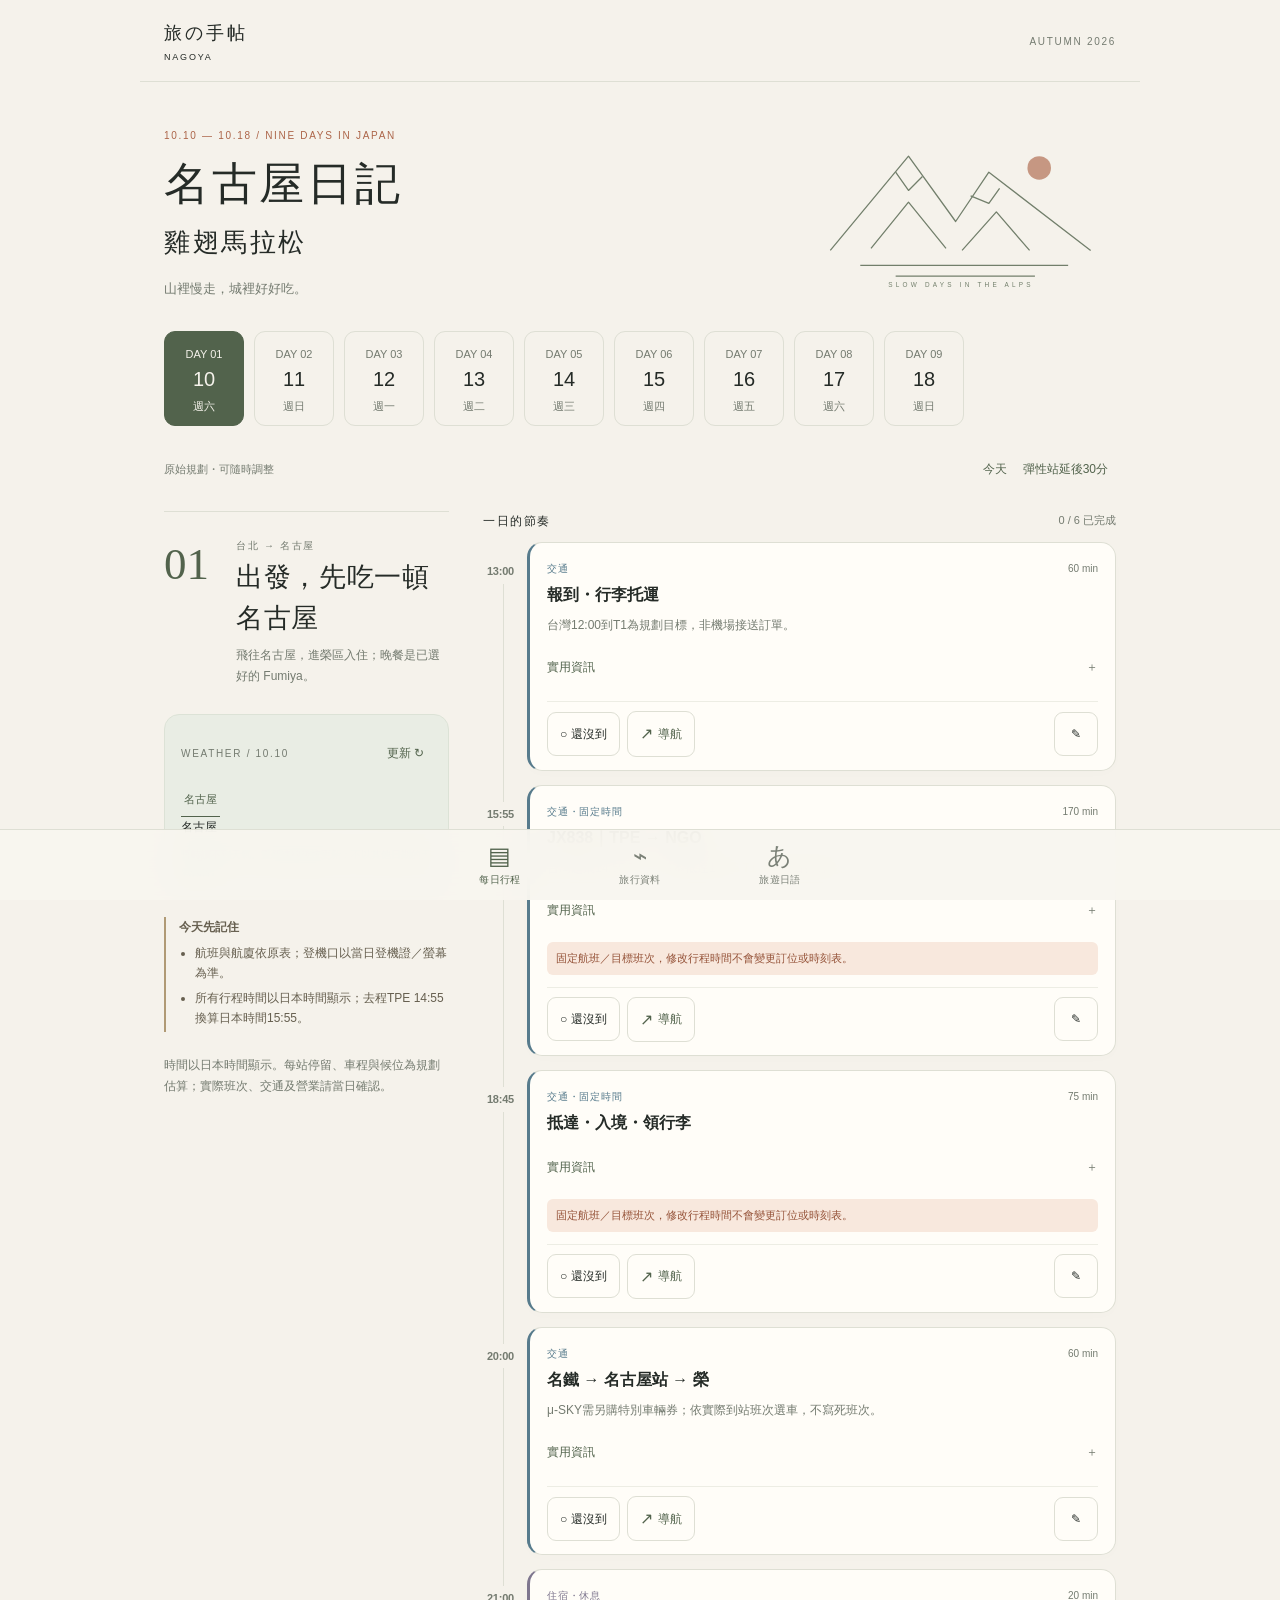
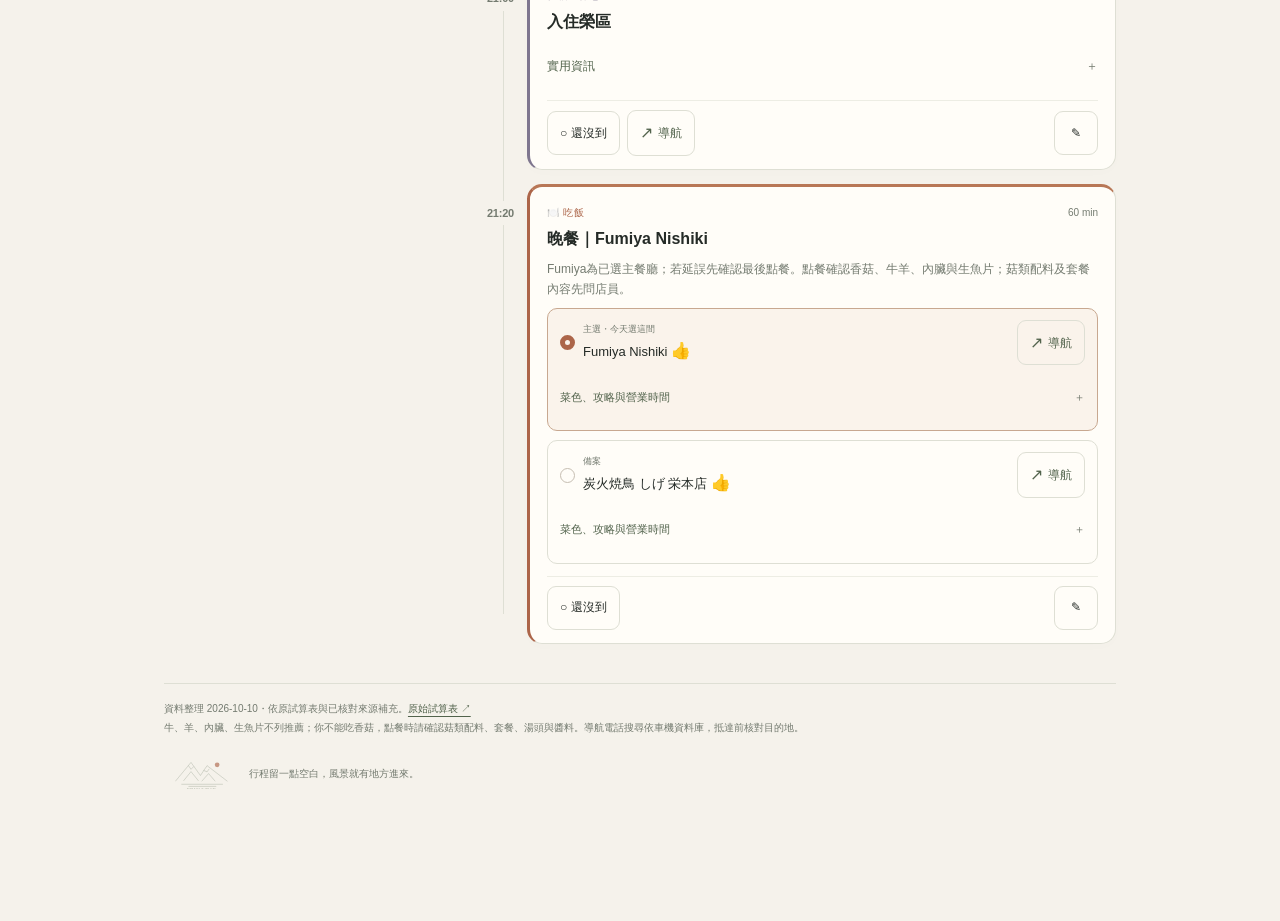
<file: index.html>
<!doctype html>
<html lang="zh-Hant">
<head>
  <meta charset="utf-8">
  <meta name="viewport" content="width=device-width, initial-scale=1, viewport-fit=cover">
  <meta name="theme-color" content="#f5f2eb">
  <meta name="apple-mobile-web-app-capable" content="yes">
  <meta name="apple-mobile-web-app-status-bar-style" content="default">
  <meta name="apple-mobile-web-app-title" content="名古屋日記">
  <meta name="description" content="九天名古屋、飛驒與上高地旅行手帳。每天的散步、吃飯與路線，都留一點彈性。">
  <title>名古屋日記｜雞翅馬拉松</title>
  <link rel="manifest" href="./manifest.webmanifest">
  <link rel="apple-touch-icon" href="./apple-touch-icon.png">
  <link rel="icon" href="./icon.svg" type="image/svg+xml">
  <link rel="stylesheet" href="./style.css">
  <script defer src="./app.js"></script>
  <script defer src="./ui-details.js"></script>
</head>
<body>
  <header class="masthead">
    <a class="wordmark" href="./" aria-label="回到行程">旅の手帖 <span>NAGOYA</span></a>
    <span class="edition">AUTUMN 2026</span>
  </header>
  <main id="app" aria-live="polite"><p class="loading">正在打開你的旅行手帳⋯</p></main>
  <nav class="bottom-nav" aria-label="主要頁面">
    <button data-tab="days" class="active"><span class="nav-icon" aria-hidden="true">▤</span>每日行程</button>
    <button data-tab="info"><span class="nav-icon" aria-hidden="true">⌁</span>旅行資料</button>
    <button data-tab="phrases"><span class="nav-icon" aria-hidden="true">あ</span>旅遊日語</button>
  </nav>
  <dialog id="editor" aria-labelledby="editorTitle">
    <form id="editForm">
      <div class="dialog-heading"><div><span class="eyebrow">MAKE ROOM FOR TODAY</span><h2 id="editorTitle">調整這一站</h2></div><button type="button" class="close" data-action="close" aria-label="關閉">×</button></div>
      <p id="editTitle" class="edit-title"></p>
      <div class="field-grid"><label>日期<select name="date" required></select></label><label>日本時間<input type="time" name="time" required></label></div>
      <div class="field-grid"><label>停留／移動分鐘<input type="number" name="duration" min="0" max="1440" required></label><label>狀態<select name="status"><option value="pending">還沒到</option><option value="done">已完成</option><option value="skipped">今天跳過</option></select></label></div>
      <label>給自己的備註<textarea name="note" rows="3" maxlength="3000"></textarea></label>
      <p class="fine">只存於這台裝置，不會更動 Google 試算表。固定班次改了時間，也要自行確認是否有對應班次。</p>
      <button class="solid full" type="submit">儲存調整</button>
    </form>
  </dialog>
  <dialog id="routeDialog" aria-labelledby="routeTitle"><div class="dialog-heading"><div><span class="eyebrow">KAMIKOCHI / 10.14</span><h2 id="routeTitle">上高地步行路線</h2></div><button type="button" class="close" data-action="close-route" aria-label="關閉步行路線">×</button></div><div id="routeContent"></div></dialog>
  <div id="toast" role="status" aria-live="polite"></div>
  <input id="importFile" type="file" accept="application/json,.json" hidden>
</body>
</html>
</file>
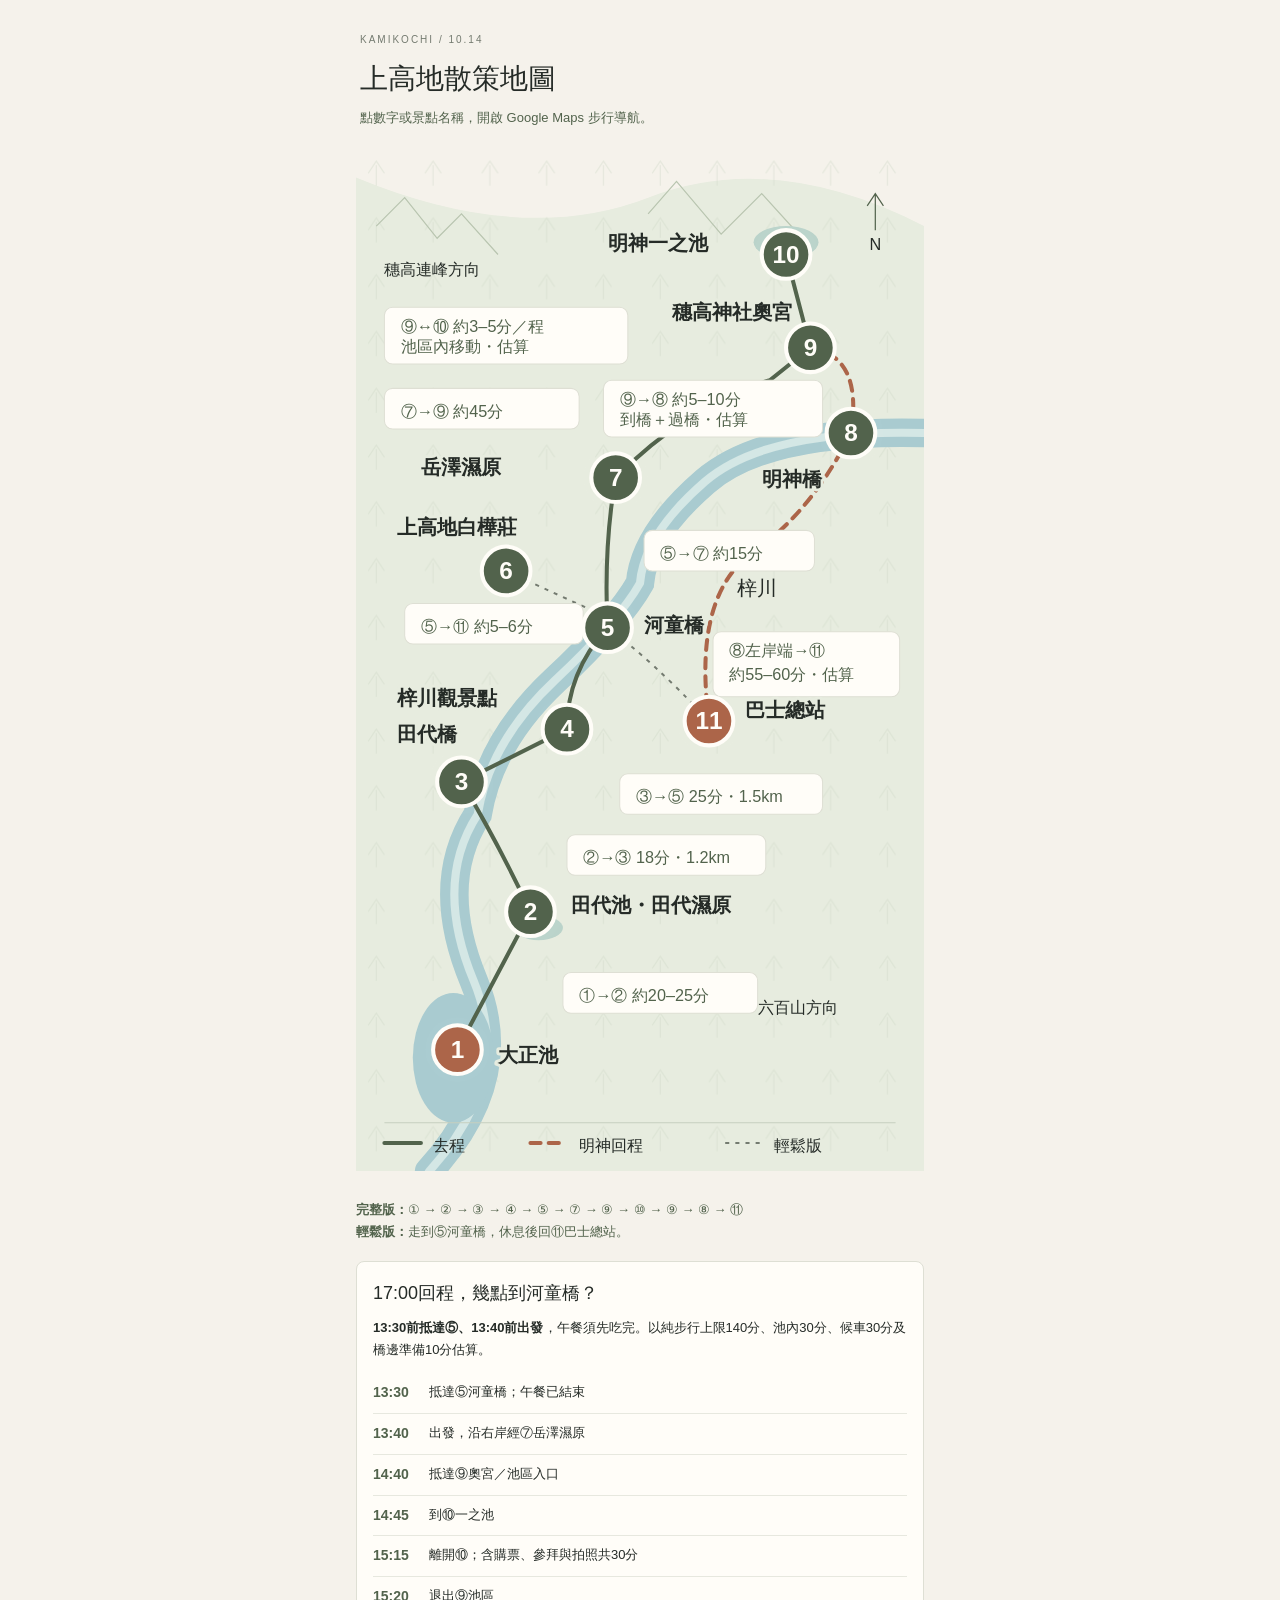
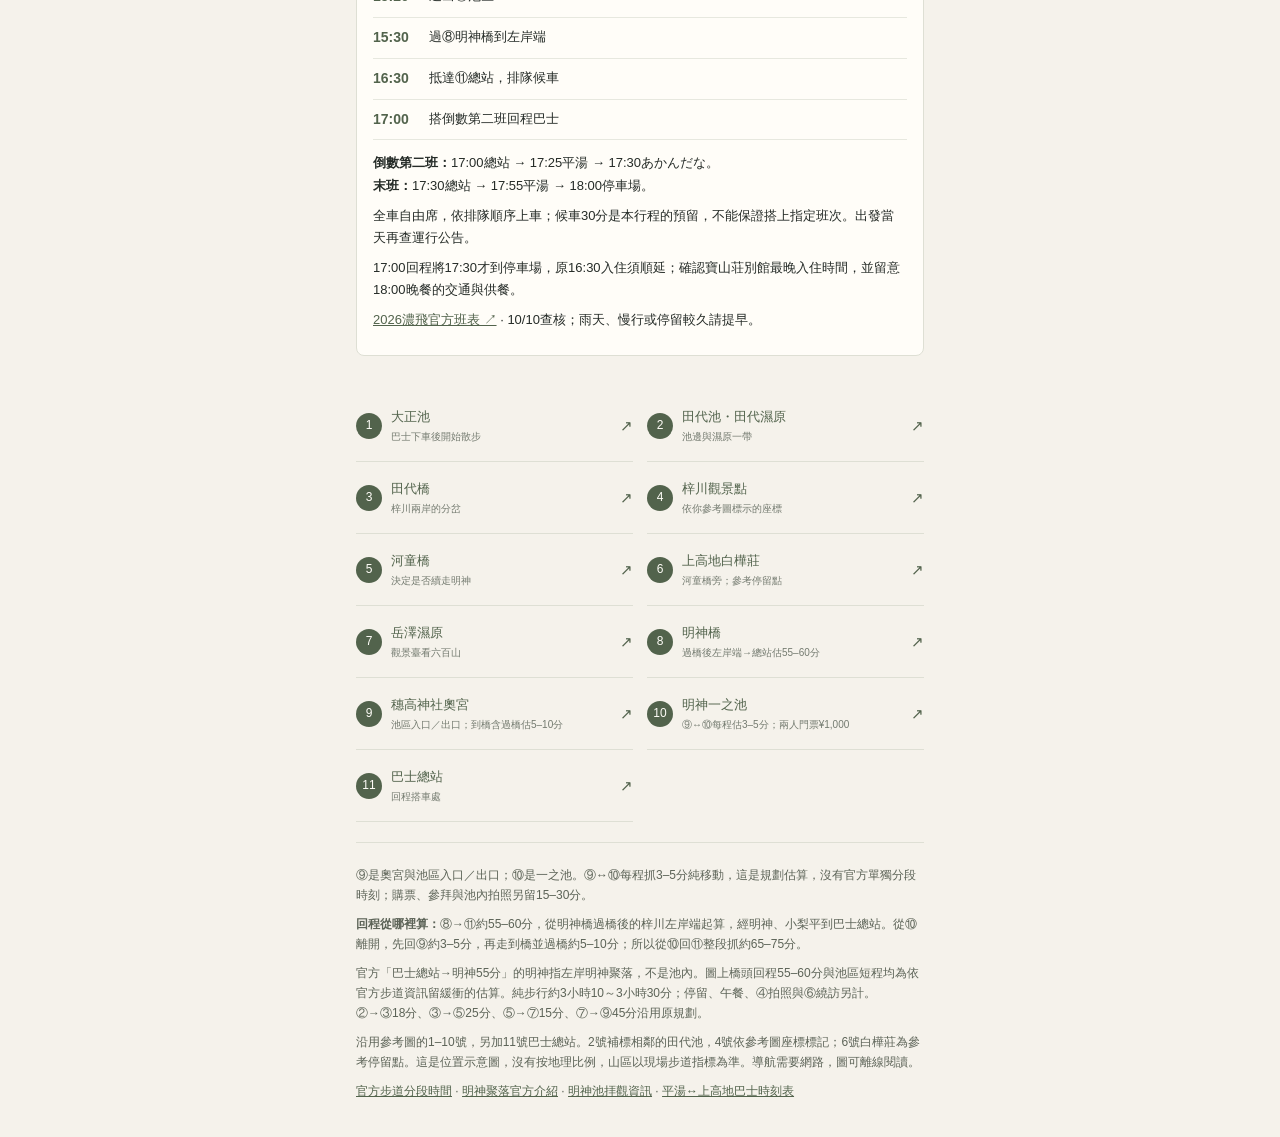
<file: kamikochi-walk-map.html>
<!doctype html><html lang="zh-Hant"><head><meta charset="utf-8"><meta name="viewport" content="width=device-width,initial-scale=1"><title>上高地散策地圖・點景點導航</title><style>
:root{color:#252b27;background:#f5f2eb;font-family:-apple-system,BlinkMacSystemFont,"PingFang TC",sans-serif;line-height:1.7}*{box-sizing:border-box}body{margin:0}main{max-width:600px;margin:auto;padding:20px 16px 28px}header{padding:4px 4px 16px}.eyebrow{font-size:10px;letter-spacing:.2em;color:#747b70}h1{font-family:"Iowan Old Style","Songti TC",serif;font-size:28px;font-weight:400;margin:4px 0}header p{font-size:13px;margin:4px 0;color:#52634c}.map-frame{border:1px solid #dedfd4;border-radius:8px;overflow:hidden}svg{display:block;width:100%;height:auto}svg text{font-family:-apple-system,BlinkMacSystemFont,"PingFang TC",sans-serif;fill:#252b27}.number{fill:#fffdf8;font-weight:600;pointer-events:none}.outbound{fill:none;stroke:#52634c;stroke-width:4;stroke-linecap:round}.return{fill:none;stroke:#ac6549;stroke-width:4;stroke-linecap:round;stroke-dasharray:10 8}.shortcut,.side-stop{fill:none;stroke:#747b70;stroke-width:2;stroke-dasharray:4 6}.time-label rect{fill:#fffdf8;stroke:#dedfd4;stroke-width:1}.time-label text{font-size:16px;fill:#52634c}.map-pin{cursor:pointer}.map-pin:focus-visible circle,.map-pin:hover circle{stroke:#978341;stroke-width:4}.place-name{paint-order:stroke;stroke:#e7ecdf;stroke-width:6;stroke-linejoin:round}a{color:#52634c;text-decoration:none}a:focus-visible{outline:2px solid #ac6549;outline-offset:3px}.points{display:grid;grid-template-columns:1fr 1fr;gap:0 14px;padding-top:18px}.point-row{display:flex;align-items:center;gap:9px;min-height:72px;border-bottom:1px solid #dedfd4;padding:12px 0;font-size:13px}.point-row b{font-weight:500}.point-row small{display:block;font-size:10px;color:#747b70}.list-number{background:#52634c;color:#fffdf8;width:26px;height:26px;flex-shrink:0;display:grid;place-items:center;border-radius:50%;font-size:12px}.go{margin-left:auto;font-size:15px}.notes{border-top:1px solid #dedfd4;margin-top:20px;padding-top:14px;font-size:12px;color:#5c6357}.notes p{margin:8px 0}.notes a{text-decoration:underline}.walk-order{font-size:13px;color:#52634c;padding:15px 0 2px}.walk-order b{font-weight:600} @media(max-width:359px){main{padding:16px 10px}.points{grid-template-columns:1fr}.point-row{min-height:60px}}@media print{main{max-width:600px;padding:0}.points,.notes{break-inside:avoid}} 
.bus-plan{border:1px solid #dedfd4;background:#fffdf8;border-radius:8px;margin:16px 0;padding:16px;font-size:13px}.bus-plan h2{font-size:18px;font-weight:500;margin:0 0 8px}.bus-plan p{margin:8px 0}.bus-plan ol{list-style:none;padding:0;margin:12px 0}.bus-plan li{display:flex;gap:12px;border-bottom:1px solid #e7e8df;padding:8px 0}.bus-plan li b{font-size:14px;flex:0 0 44px;color:#52634c}.bus-plan a{text-decoration:underline}</style></head><body><main><header><span class="eyebrow">KAMIKOCHI / 10.14</span><h1>上高地散策地圖</h1><p>點數字或景點名稱，開啟 Google Maps 步行導航。</p></header><svg xmlns="http://www.w3.org/2000/svg" viewBox="0 0 560 1008" role="img" aria-labelledby="walk-map-title walk-map-desc">
<title id="walk-map-title">上高地散策地圖，可點數字景點導航</title>
<desc id="walk-map-desc">沿梓川從大正池走到明神池，參觀後退出池區、過明神橋回巴士總站。9號池區入口與10號一之池每程估3到5分鐘，9號到8號含過橋估5到10分鐘，8號過橋後的左岸端到11號總站估55到60分鐘。11個數字地點可點擊導航，圖示非地理比例。</desc>
<defs><pattern id="walk-map-woods" width="56" height="56" patternUnits="userSpaceOnUse"><path d="M12 24l8-12 8 12m-8-8v20" fill="none" stroke="#ccd6c6" stroke-width="1.2" opacity=".4"/></pattern></defs>
<rect width="560" height="1008" fill="#f5f2eb"/>
<path d="M0 28 Q164 96 288 48 T560 76V1008H0Z" fill="#e7ecdf"/>
<rect width="560" height="1008" fill="url(#walk-map-woods)"/>
<g fill="none" stroke="#b9c5b0" stroke-width="1.2"><path d="M20 76l28-28 32 40 24-24 36 40m148-40 28-32 44 52 40-40 40 44"/></g>
<text x="28" y="124" font-size="16" fill="#747b70">穗高連峰方向</text>
<g transform="translate(512 40)" fill="none" stroke="#52634c" stroke-width="1.2"><path d="M0 40V4m-8 12L0 4l8 12"/><text x="0" y="60" text-anchor="middle" font-size="16" fill="#52634c" stroke="none">N</text></g>
<!-- 地理示意曲線呈现梓川與步道，沿用參考圖的河谷布局。 -->
<path d="M72 1008 Q156 916 116 820 T120 656 Q132 584 196 524 T280 428 Q284 380 344 328 T560 280" fill="none" stroke="#a9cbd0" stroke-width="28" stroke-linecap="round"/>
<path d="M72 1008 Q156 916 116 820 T120 656 Q132 584 196 524 T280 428 Q284 380 344 328 T560 280" fill="none" stroke="#d4e7e5" stroke-width="8" stroke-linecap="round"/>
<ellipse cx="96" cy="896" rx="40" ry="64" fill="#a9cbd0"/>
<ellipse cx="180" cy="768" rx="24" ry="12" fill="#bad3ca"/>
<ellipse cx="424" cy="92" rx="32" ry="16" fill="#bad3ca"/>
<text x="376" y="440" font-size="20" fill="#577b8c">梓川</text>
<text x="396" y="852" font-size="16" fill="#747b70">六百山方向</text>
<path d="M100 888 Q132 828 172 752 Q140 684 104 624 L208 572 Q208 516 248 472 Q244 392 256 324 Q328 252 408 228 L448 196 L424 104" class="outbound"/>
<path d="M448 196 Q500 204 488 280 Q448 360 388 400 Q332 444 348 564" class="return"/>
<path d="M248 472 Q292 504 348 564" class="shortcut"/>
<path d="M244 460 Q200 440 148 416" class="side-stop"/>
<g class="time-label"><rect x="204" y="812" width="192" height="40" rx="8"/><text x="220" y="840">①→② 約20–25分</text>
<rect x="208" y="676" width="196" height="40" rx="8"/><text x="224" y="704">②→③ 18分・1.2km</text>
<rect x="260" y="616" width="200" height="40" rx="8"/><text x="276" y="644">③→⑤ 25分・1.5km</text>
<rect x="284" y="376" width="168" height="40" rx="8"/><text x="300" y="404">⑤→⑦ 約15分</text>
<rect x="28" y="236" width="192" height="40" rx="8"/><text x="44" y="264">⑦→⑨ 約45分</text>
<rect x="28" y="156" width="240" height="56" rx="8"/><text x="44" y="180">⑨↔⑩ 約3–5分／程</text><text x="44" y="200">池區內移動・估算</text>
<rect x="244" y="228" width="216" height="56" rx="8"/><text x="260" y="252">⑨→⑧ 約5–10分</text><text x="260" y="272">到橋＋過橋・估算</text>
<rect x="352" y="476" width="184" height="64" rx="8"/><text x="368" y="500">⑧左岸端→⑪</text><text x="368" y="524">約55–60分・估算</text>
<rect x="48" y="448" width="176" height="40" rx="8"/><text x="64" y="476">⑤→⑪ 約5–6分</text></g>
<a href="https://www.google.com/maps/dir/?api=1&amp;destination=%E4%B8%8A%E9%AB%98%E5%9C%B0+%E5%A4%A7%E6%AD%A3%E6%B1%A0&amp;travelmode=walking" target="_blank" rel="noopener" aria-label="1 大正池，開啟Google Maps步行導航" class="map-pin" data-point="1"><title>1 大正池，開啟Google Maps步行導航</title><circle cx="100" cy="888" r="32" fill="#fffdf8" fill-opacity="0.01"/><circle cx="100" cy="888" r="24" fill="#ac6549" stroke="#fffdf8" stroke-width="4"/><text x="100" y="896" class="number" font-size="24" text-anchor="middle">1</text><text x="140" y="900" font-size="20" font-weight="600" class="place-name">大正池</text></a>
<a href="https://www.google.com/maps/dir/?api=1&amp;destination=%E4%B8%8A%E9%AB%98%E5%9C%B0+%E7%94%B0%E4%BB%A3%E6%B1%A0&amp;travelmode=walking" target="_blank" rel="noopener" aria-label="2 田代池・田代濕原，開啟Google Maps步行導航" class="map-pin" data-point="2"><title>2 田代池・田代濕原，開啟Google Maps步行導航</title><circle cx="172" cy="752" r="32" fill="#fffdf8" fill-opacity="0.01"/><circle cx="172" cy="752" r="24" fill="#52634c" stroke="#fffdf8" stroke-width="4"/><text x="172" y="760" class="number" font-size="24" text-anchor="middle">2</text><text x="212" y="752" font-size="20" font-weight="600" class="place-name">田代池・田代濕原</text></a>
<a href="https://www.google.com/maps/dir/?api=1&amp;destination=%E4%B8%8A%E9%AB%98%E5%9C%B0+%E7%94%B0%E4%BB%A3%E6%A9%8B&amp;travelmode=walking" target="_blank" rel="noopener" aria-label="3 田代橋，開啟Google Maps步行導航" class="map-pin" data-point="3"><title>3 田代橋，開啟Google Maps步行導航</title><circle cx="104" cy="624" r="32" fill="#fffdf8" fill-opacity="0.01"/><circle cx="104" cy="624" r="24" fill="#52634c" stroke="#fffdf8" stroke-width="4"/><text x="104" y="632" class="number" font-size="24" text-anchor="middle">3</text><text x="40" y="584" font-size="20" font-weight="600" class="place-name">田代橋</text></a>
<a href="https://www.google.com/maps/dir/?api=1&amp;destination=36.2448483059795%2C137.6291163638234&amp;travelmode=walking" target="_blank" rel="noopener" aria-label="4 梓川觀景點，開啟Google Maps步行導航" class="map-pin" data-point="4"><title>4 梓川觀景點，開啟Google Maps步行導航</title><circle cx="208" cy="572" r="32" fill="#fffdf8" fill-opacity="0.01"/><circle cx="208" cy="572" r="24" fill="#52634c" stroke="#fffdf8" stroke-width="4"/><text x="208" y="580" class="number" font-size="24" text-anchor="middle">4</text><text x="40" y="548" font-size="20" font-weight="600" class="place-name">梓川觀景點</text></a>
<a href="https://www.google.com/maps/dir/?api=1&amp;destination=%E4%B8%8A%E9%AB%98%E5%9C%B0+%E6%B2%B3%E7%AB%A5%E6%A9%8B&amp;travelmode=walking" target="_blank" rel="noopener" aria-label="5 河童橋，開啟Google Maps步行導航" class="map-pin" data-point="5"><title>5 河童橋，開啟Google Maps步行導航</title><circle cx="248" cy="472" r="32" fill="#fffdf8" fill-opacity="0.01"/><circle cx="248" cy="472" r="24" fill="#52634c" stroke="#fffdf8" stroke-width="4"/><text x="248" y="480" class="number" font-size="24" text-anchor="middle">5</text><text x="284" y="476" font-size="20" font-weight="600" class="place-name">河童橋</text></a>
<a href="https://www.google.com/maps/dir/?api=1&amp;destination=%E4%B8%8A%E9%AB%98%E5%9C%B0%E3%83%9B%E3%83%86%E3%83%AB%E7%99%BD%E6%A8%BA%E8%8D%98&amp;travelmode=walking" target="_blank" rel="noopener" aria-label="6 上高地白樺莊，開啟Google Maps步行導航" class="map-pin" data-point="6"><title>6 上高地白樺莊，開啟Google Maps步行導航</title><circle cx="148" cy="416" r="32" fill="#fffdf8" fill-opacity="0.01"/><circle cx="148" cy="416" r="24" fill="#52634c" stroke="#fffdf8" stroke-width="4"/><text x="148" y="424" class="number" font-size="24" text-anchor="middle">6</text><text x="40" y="380" font-size="20" font-weight="600" class="place-name">上高地白樺莊</text></a>
<a href="https://www.google.com/maps/dir/?api=1&amp;destination=%E4%B8%8A%E9%AB%98%E5%9C%B0+%E5%B2%B3%E6%B2%A2%E6%B9%BF%E5%8E%9F&amp;travelmode=walking" target="_blank" rel="noopener" aria-label="7 岳澤濕原，開啟Google Maps步行導航" class="map-pin" data-point="7"><title>7 岳澤濕原，開啟Google Maps步行導航</title><circle cx="256" cy="324" r="32" fill="#fffdf8" fill-opacity="0.01"/><circle cx="256" cy="324" r="24" fill="#52634c" stroke="#fffdf8" stroke-width="4"/><text x="256" y="332" class="number" font-size="24" text-anchor="middle">7</text><text x="64" y="320" font-size="20" font-weight="600" class="place-name">岳澤濕原</text></a>
<a href="https://www.google.com/maps/dir/?api=1&amp;destination=%E4%B8%8A%E9%AB%98%E5%9C%B0+%E6%98%8E%E7%A5%9E%E6%A9%8B&amp;travelmode=walking" target="_blank" rel="noopener" aria-label="8 明神橋，開啟Google Maps步行導航" class="map-pin" data-point="8"><title>8 明神橋，開啟Google Maps步行導航</title><circle cx="488" cy="280" r="32" fill="#fffdf8" fill-opacity="0.01"/><circle cx="488" cy="280" r="24" fill="#52634c" stroke="#fffdf8" stroke-width="4"/><text x="488" y="288" class="number" font-size="24" text-anchor="middle">8</text><text x="400" y="332" font-size="20" font-weight="600" class="place-name">明神橋</text></a>
<a href="https://www.google.com/maps/dir/?api=1&amp;destination=%E4%B8%8A%E9%AB%98%E5%9C%B0+%E7%A9%82%E9%AB%98%E7%A5%9E%E7%A4%BE%E5%A5%A5%E5%AE%AE&amp;travelmode=walking" target="_blank" rel="noopener" aria-label="9 穗高神社奧宮，開啟Google Maps步行導航" class="map-pin" data-point="9"><title>9 穗高神社奧宮，開啟Google Maps步行導航</title><circle cx="448" cy="196" r="32" fill="#fffdf8" fill-opacity="0.01"/><circle cx="448" cy="196" r="24" fill="#52634c" stroke="#fffdf8" stroke-width="4"/><text x="448" y="204" class="number" font-size="24" text-anchor="middle">9</text><text x="312" y="168" font-size="20" font-weight="600" class="place-name">穗高神社奧宮</text></a>
<a href="https://www.google.com/maps/dir/?api=1&amp;destination=%E4%B8%8A%E9%AB%98%E5%9C%B0+%E6%98%8E%E7%A5%9E%E6%B1%A0+%E4%B8%80%E4%B9%8B%E6%B1%A0&amp;travelmode=walking" target="_blank" rel="noopener" aria-label="10 明神一之池，開啟Google Maps步行導航" class="map-pin" data-point="10"><title>10 明神一之池，開啟Google Maps步行導航</title><circle cx="424" cy="104" r="32" fill="#fffdf8" fill-opacity="0.01"/><circle cx="424" cy="104" r="24" fill="#52634c" stroke="#fffdf8" stroke-width="4"/><text x="424" y="112" class="number" font-size="24" text-anchor="middle">10</text><text x="248" y="100" font-size="20" font-weight="600" class="place-name">明神一之池</text></a>
<a href="https://www.google.com/maps/dir/?api=1&amp;destination=%E4%B8%8A%E9%AB%98%E5%9C%B0+%E3%83%90%E3%82%B9%E3%82%BF%E3%83%BC%E3%83%9F%E3%83%8A%E3%83%AB&amp;travelmode=walking" target="_blank" rel="noopener" aria-label="11 巴士總站，開啟Google Maps步行導航" class="map-pin" data-point="11"><title>11 巴士總站，開啟Google Maps步行導航</title><circle cx="348" cy="564" r="32" fill="#fffdf8" fill-opacity="0.01"/><circle cx="348" cy="564" r="24" fill="#ac6549" stroke="#fffdf8" stroke-width="4"/><text x="348" y="572" class="number" font-size="24" text-anchor="middle">11</text><text x="384" y="560" font-size="20" font-weight="600" class="place-name">巴士總站</text></a>
<line x1="28" y1="960" x2="532" y2="960" stroke="#c6cfbf"/>
<path d="M28 980H64" class="outbound"/><text x="76" y="988" font-size="16">去程</text><path d="M172 980H208" class="return"/><text x="220" y="988" font-size="16">明神回程</text><path d="M364 980H400" class="shortcut"/><text x="412" y="988" font-size="16">輕鬆版</text>
</svg>
<p class="walk-order"><b>完整版：</b>① → ② → ③ → ④ → ⑤ → ⑦ → ⑨ → ⑩ → ⑨ → ⑧ → ⑪<br><b>輕鬆版：</b>走到⑤河童橋，休息後回⑪巴士總站。</p><section class="bus-plan" aria-label="倒數第二班回程時間"><h2>17:00回程，幾點到河童橋？</h2><p><b>13:30前抵達⑤、13:40前出發</b>，午餐須先吃完。以純步行上限140分、池內30分、候車30分及橋邊準備10分估算。</p><ol><li><b>13:30</b><span>抵達⑤河童橋；午餐已結束</span></li><li><b>13:40</b><span>出發，沿右岸經⑦岳澤濕原</span></li><li><b>14:40</b><span>抵達⑨奧宮／池區入口</span></li><li><b>14:45</b><span>到⑩一之池</span></li><li><b>15:15</b><span>離開⑩；含購票、參拜與拍照共30分</span></li><li><b>15:20</b><span>退出⑨池區</span></li><li><b>15:30</b><span>過⑧明神橋到左岸端</span></li><li><b>16:30</b><span>抵達⑪總站，排隊候車</span></li><li><b>17:00</b><span>搭倒數第二班回程巴士</span></li></ol><p><b>倒數第二班：</b>17:00總站 → 17:25平湯 → 17:30あかんだな。<br><b>末班：</b>17:30總站 → 17:55平湯 → 18:00停車場。</p><p>全車自由席，依排隊順序上車；候車30分是本行程的預留，不能保證搭上指定班次。出發當天再查運行公告。</p><p>17:00回程將17:30才到停車場，原16:30入住須順延；確認寶山荘別館最晚入住時間，並留意18:00晚餐的交通與供餐。</p><p><a href="https://www.nouhibus.co.jp/route_bus/kamikochi-line/" target="_blank" rel="noopener">2026濃飛官方班表 ↗</a> · 10/10查核；雨天、慢行或停留較久請提早。</p></section><section class="points" aria-label="數字景點導航"><a class="point-row" href="https://www.google.com/maps/dir/?api=1&amp;destination=%E4%B8%8A%E9%AB%98%E5%9C%B0+%E5%A4%A7%E6%AD%A3%E6%B1%A0&amp;travelmode=walking" target="_blank" rel="noopener"><span class="list-number">1</span><span><b>大正池</b><small>巴士下車後開始散步</small></span><span class="go" aria-hidden="true">↗</span></a><a class="point-row" href="https://www.google.com/maps/dir/?api=1&amp;destination=%E4%B8%8A%E9%AB%98%E5%9C%B0+%E7%94%B0%E4%BB%A3%E6%B1%A0&amp;travelmode=walking" target="_blank" rel="noopener"><span class="list-number">2</span><span><b>田代池・田代濕原</b><small>池邊與濕原一帶</small></span><span class="go" aria-hidden="true">↗</span></a><a class="point-row" href="https://www.google.com/maps/dir/?api=1&amp;destination=%E4%B8%8A%E9%AB%98%E5%9C%B0+%E7%94%B0%E4%BB%A3%E6%A9%8B&amp;travelmode=walking" target="_blank" rel="noopener"><span class="list-number">3</span><span><b>田代橋</b><small>梓川兩岸的分岔</small></span><span class="go" aria-hidden="true">↗</span></a><a class="point-row" href="https://www.google.com/maps/dir/?api=1&amp;destination=36.2448483059795%2C137.6291163638234&amp;travelmode=walking" target="_blank" rel="noopener"><span class="list-number">4</span><span><b>梓川觀景點</b><small>依你參考圖標示的座標</small></span><span class="go" aria-hidden="true">↗</span></a><a class="point-row" href="https://www.google.com/maps/dir/?api=1&amp;destination=%E4%B8%8A%E9%AB%98%E5%9C%B0+%E6%B2%B3%E7%AB%A5%E6%A9%8B&amp;travelmode=walking" target="_blank" rel="noopener"><span class="list-number">5</span><span><b>河童橋</b><small>決定是否續走明神</small></span><span class="go" aria-hidden="true">↗</span></a><a class="point-row" href="https://www.google.com/maps/dir/?api=1&amp;destination=%E4%B8%8A%E9%AB%98%E5%9C%B0%E3%83%9B%E3%83%86%E3%83%AB%E7%99%BD%E6%A8%BA%E8%8D%98&amp;travelmode=walking" target="_blank" rel="noopener"><span class="list-number">6</span><span><b>上高地白樺莊</b><small>河童橋旁；參考停留點</small></span><span class="go" aria-hidden="true">↗</span></a><a class="point-row" href="https://www.google.com/maps/dir/?api=1&amp;destination=%E4%B8%8A%E9%AB%98%E5%9C%B0+%E5%B2%B3%E6%B2%A2%E6%B9%BF%E5%8E%9F&amp;travelmode=walking" target="_blank" rel="noopener"><span class="list-number">7</span><span><b>岳澤濕原</b><small>觀景臺看六百山</small></span><span class="go" aria-hidden="true">↗</span></a><a class="point-row" href="https://www.google.com/maps/dir/?api=1&amp;destination=%E4%B8%8A%E9%AB%98%E5%9C%B0+%E6%98%8E%E7%A5%9E%E6%A9%8B&amp;travelmode=walking" target="_blank" rel="noopener"><span class="list-number">8</span><span><b>明神橋</b><small>過橋後左岸端→總站估55–60分</small></span><span class="go" aria-hidden="true">↗</span></a><a class="point-row" href="https://www.google.com/maps/dir/?api=1&amp;destination=%E4%B8%8A%E9%AB%98%E5%9C%B0+%E7%A9%82%E9%AB%98%E7%A5%9E%E7%A4%BE%E5%A5%A5%E5%AE%AE&amp;travelmode=walking" target="_blank" rel="noopener"><span class="list-number">9</span><span><b>穗高神社奧宮</b><small>池區入口／出口；到橋含過橋估5–10分</small></span><span class="go" aria-hidden="true">↗</span></a><a class="point-row" href="https://www.google.com/maps/dir/?api=1&amp;destination=%E4%B8%8A%E9%AB%98%E5%9C%B0+%E6%98%8E%E7%A5%9E%E6%B1%A0+%E4%B8%80%E4%B9%8B%E6%B1%A0&amp;travelmode=walking" target="_blank" rel="noopener"><span class="list-number">10</span><span><b>明神一之池</b><small>⑨↔⑩每程估3–5分；兩人門票¥1,000</small></span><span class="go" aria-hidden="true">↗</span></a><a class="point-row" href="https://www.google.com/maps/dir/?api=1&amp;destination=%E4%B8%8A%E9%AB%98%E5%9C%B0+%E3%83%90%E3%82%B9%E3%82%BF%E3%83%BC%E3%83%9F%E3%83%8A%E3%83%AB&amp;travelmode=walking" target="_blank" rel="noopener"><span class="list-number">11</span><span><b>巴士總站</b><small>回程搭車處</small></span><span class="go" aria-hidden="true">↗</span></a></section>
<section class="notes"><p>⑨是奧宮與池區入口／出口；⑩是一之池。⑨↔⑩每程抓3–5分純移動，這是規劃估算，沒有官方單獨分段時刻；購票、參拜與池內拍照另留15–30分。</p><p><b>回程從哪裡算：</b>⑧→⑪約55–60分，從明神橋過橋後的梓川左岸端起算，經明神、小梨平到巴士總站。從⑩離開，先回⑨約3–5分，再走到橋並過橋約5–10分；所以從⑩回⑪整段抓約65–75分。</p><p>官方「巴士總站→明神55分」的明神指左岸明神聚落，不是池內。圖上橋頭回程55–60分與池區短程均為依官方步道資訊留緩衝的估算。純步行約3小時10～3小時30分；停留、午餐、④拍照與⑥繞訪另計。②→③18分、③→⑤25分、⑤→⑦15分、⑦→⑨45分沿用原規劃。</p><p>沿用參考圖的1–10號，另加11號巴士總站。2號補標相鄰的田代池，4號依參考圖座標標記；6號白樺莊為參考停留點。這是位置示意圖，沒有按地理比例，山區以現場步道指標為準。導航需要網路，圖可離線閱讀。</p><p><a href="https://www.kamikochi.or.jp/enjoy/walking/" target="_blank" rel="noopener">官方步道分段時間</a> · <a href="https://www.kamikochi.or.jp/learn/spots/1359/" target="_blank" rel="noopener">明神聚落官方介紹</a> · <a href="https://hotakajinja.com/okumiya/" target="_blank" rel="noopener">明神池拝觀資訊</a> · <a href="https://www.alpico.co.jp/tc/timetable/kamikochi/r-hirayuonsen-kamikochi/" target="_blank" rel="noopener">平湯↔上高地巴士時刻表</a></p></section></main></body></html>
</file>
<file: style.css>
:root{--paper:#f5f2eb;--white:#fffdf8;--ink:#252b27;--muted:#747b70;--line:#dedfd4;--green:#52634c;--clay:#ac6549;--blue:#577b8c;--gold:#978341;--radius:15px;font-family:-apple-system,BlinkMacSystemFont,"Noto Sans TC","PingFang TC",sans-serif;color:var(--ink);background:var(--paper);font-size:15px;line-height:1.7;-webkit-text-size-adjust:100%}
*{box-sizing:border-box}body{margin:0}button,input,textarea,select{font:inherit;color:inherit}button,a,input,select,textarea{-webkit-tap-highlight-color:transparent}button{cursor:pointer;touch-action:manipulation}button:disabled{cursor:default;opacity:.55}a{color:var(--green);text-decoration-thickness:1px;text-underline-offset:4px}button:focus-visible,a:focus-visible,input:focus-visible,select:focus-visible{outline:3px solid #ac654977;outline-offset:3px}h1,h2,h3,p{margin:0}h1,h2,.serif{font-family:"Iowan Old Style","Noto Serif TC","Songti TC",Georgia,serif;font-weight:500}h1{font-size:clamp(30px,7vw,45px);line-height:1.4;letter-spacing:.06em}h2{font-size:26px;line-height:1.5;letter-spacing:.025em}h3{font-size:16px;line-height:1.5;font-weight:600}small,.fine{font-size:12px;line-height:1.7;color:var(--muted)}.masthead{max-width:1000px;margin:auto;padding:calc(18px + env(safe-area-inset-top)) 24px 16px;display:flex;justify-content:space-between;align-items:center;border-bottom:1px solid var(--line)}.wordmark{color:var(--ink);font-family:"Songti TC",serif;text-decoration:none;letter-spacing:.17em;font-size:18px}.wordmark span{font-family:-apple-system,sans-serif;font-size:9px;letter-spacing:.2em;display:block;margin-top:1px}.edition,.eyebrow{font-size:10px;letter-spacing:.17em;color:var(--muted)}main{max-width:1000px;margin:auto;padding:0 24px calc(110px + env(safe-area-inset-bottom))}.hero{position:relative;display:grid;grid-template-columns:1fr 190px;gap:20px;padding:35px 0 26px;align-items:center}.hero .eyebrow{color:var(--clay);margin-bottom:9px;display:block}.hero p{color:var(--muted);font-size:13px;margin-top:13px}.mountain{width:100%;color:var(--green);opacity:.8}.hero h1 small{display:block;color:var(--ink);font-size:.58em;letter-spacing:.1em;margin-top:5px}.date-strip{display:flex;gap:8px;overflow-x:auto;scrollbar-width:none;padding:5px 0 12px;scroll-snap-type:x proximity}.date-strip::-webkit-scrollbar{display:none}.day-pill{min-width:64px;padding:8px 10px;border:1px solid var(--line);border-radius:11px;background:transparent;scroll-snap-align:center;color:var(--muted);min-height:68px}.day-pill b{display:block;font-size:20px;font-weight:500;color:var(--ink);line-height:1.3}.day-pill span{font-size:11px}.day-pill.selected{background:var(--green);border-color:var(--green);color:#f5f2eb}.day-pill.selected b{color:inherit}.day-pill.today:after{content:"";display:block;width:4px;height:4px;border-radius:50%;background:var(--clay);margin:3px auto 0}.day-toolbar{display:flex;justify-content:space-between;align-items:center;gap:8px;margin:9px 0 20px}.subtle{border:0;background:none;color:var(--green);padding:8px;min-height:44px;font-size:12px}.statusline{color:var(--muted);font-size:11px}.day-heading{border-top:1px solid var(--line);padding:23px 0 18px;display:grid;grid-template-columns:58px 1fr;gap:14px}.day-number{font-family:Georgia,serif;font-size:45px;line-height:1.2;color:var(--green);font-weight:400}.day-heading .eyebrow{display:block;margin-bottom:3px}.day-heading h2{font-size:25px}.day-heading p{font-size:12px;color:var(--muted);margin-top:7px}.weather{background:#e9ede4;border:1px solid #dce2d6;border-radius:var(--radius);padding:16px;margin-bottom:15px}.weather-top{display:flex;justify-content:space-between;align-items:center;margin-bottom:8px}.weather-tabs{display:flex;gap:7px;flex-wrap:wrap}.weather-tab{border:0;border-bottom:1px solid transparent;background:transparent;font-size:11px;min-height:34px;padding:4px 3px;color:var(--muted)}.weather-tab.active{border-color:var(--green);color:var(--green)}.weather-main{display:flex;align-items:center;justify-content:space-between;gap:12px}.weather-temp{font-size:29px;line-height:1.3;font-weight:300}.weather-name{font-size:12px;font-weight:500}.weather-stats{font-size:12px;text-align:right;color:var(--green)}.weather .fine{margin-top:8px;font-size:10px}.riskbox{border-left:2px solid #b09a75;padding:0 0 0 13px;margin:20px 0 23px;font-size:12px;color:#665f4f}.riskbox ul{margin:6px 0 0;padding:0 0 0 16px}.riskbox li{padding-bottom:4px}.sectionline{display:flex;justify-content:space-between;align-items:center;margin:22px 0 12px}.sectionline h3{font-size:12px;font-weight:500;letter-spacing:.13em}.sectionline span{font-size:11px;color:var(--muted)}.timeline{position:relative;padding-left:44px}.timeline:before{content:"";position:absolute;left:20px;top:18px;bottom:30px;width:1px;background:var(--line)}.stop{position:relative;margin-bottom:14px}.time-pin{position:absolute;left:-44px;top:17px;width:35px;font-size:11px;font-weight:600;letter-spacing:-.02em;text-align:center;background:var(--paper);padding:3px 0;color:var(--muted)}.card{padding:17px 17px 13px;border:1px solid var(--line);border-radius:var(--radius);background:var(--white);border-left:3px solid var(--category,var(--green));box-shadow:0 3px 12px #28332403}.stop[data-kind="food"]{--category:var(--clay)}.stop[data-kind="transport"]{--category:var(--blue)}.stop[data-kind="shop"]{--category:var(--gold)}.stop[data-kind="stay"]{--category:#7e768e}.card-meta{display:flex;align-items:center;justify-content:space-between;color:var(--category,var(--green));font-size:10px;letter-spacing:.08em;margin-bottom:6px}.card-meta .minutes{color:var(--muted);letter-spacing:0}.card h3{margin-bottom:7px}.card-note{font-size:12px;color:var(--muted);margin-top:8px}.card.done h3{color:var(--muted)}.card.done{background:#efefe8}.card.skipped{opacity:.62}.card-actions{display:flex;justify-content:space-between;align-items:center;gap:8px;margin-top:12px;border-top:1px solid #edede4;padding-top:9px}.small-button{min-height:44px;border:1px solid var(--line);border-radius:9px;padding:5px 12px;background:transparent;font-size:12px}.small-button.selected{background:#edf0e7;border-color:var(--green);color:var(--green)}.small-button.icon{width:44px;padding:0;flex-shrink:0}.solid{background:var(--green);color:var(--white);border:1px solid var(--green);border-radius:10px;padding:10px 16px;min-height:44px;font-size:13px}.solid.light{background:var(--white);color:var(--green);border-color:var(--line)}.solid.full{width:100%}.inline-actions{display:flex;align-items:center;gap:7px;flex-wrap:wrap}.nav-link{display:inline-flex;gap:5px;align-items:center;justify-content:center;border:1px solid var(--line);border-radius:9px;padding:8px 12px;min-height:44px;text-decoration:none;font-size:12px}.nav-link span{font-size:16px}.place-detail{margin-top:10px}.place-detail summary{font-size:12px;color:var(--green);min-height:44px;display:flex;align-items:center;cursor:pointer;list-style:none}.place-detail summary:after{content:"＋";margin-left:auto;color:var(--muted)}.place-detail[open] summary:after{content:"−"}.place-body{font-size:12px;line-height:1.9;padding:0 0 7px}.place-body .ja{color:var(--muted);font-size:11px;word-break:break-word}.place-body p{margin-top:7px}.place-body .source{font-size:11px;margin-top:10px;display:inline-block}.tags{display:flex;gap:5px;flex-wrap:wrap;margin:9px 0}.tag{font-size:10px;border-radius:5px;padding:3px 7px;background:#e8eddf;color:#536043}.tag.food{background:#f5e8df;color:#93523a}.tag.shop{background:#efead6;color:#77662d}.codes{padding:10px;background:#f0f1e9;border-radius:8px;margin-top:10px}.codes .copy-row{display:flex;align-items:center;justify-content:space-between;gap:7px}.codes b{font-size:12px;font-weight:600;letter-spacing:.02em}.codes button{font-size:11px}.phone-link{text-decoration:none;min-height:44px;display:inline-flex;align-items:center;padding:2px 6px;color:var(--blue)}.meal-option{border:1px solid var(--line);border-radius:10px;padding:11px 12px;margin-top:9px}.meal-option.chosen{border-color:#c8a890;background:#faf3eb}.meal-header{display:flex;align-items:center;gap:8px}.meal-pick{display:flex;align-items:center;gap:8px;min-height:44px;padding:0;text-align:left;background:none;border:0;flex:1}.radio{width:15px;height:15px;border-radius:50%;border:1px solid #c6beb2;flex-shrink:0}.chosen .radio{border:5px solid var(--clay)}.option-caption{font-size:9px;color:var(--muted);display:block}.meal-option h4{font-size:13px;margin:0;font-weight:500}.meal-option .place-detail summary{font-size:11px}.deadline{font-size:11px;color:#955339;background:#f8e8dd;border-radius:6px;padding:7px 9px;margin-top:10px}.route-options{display:flex;gap:7px;flex-wrap:wrap;margin-top:10px}.footnote{border-top:1px solid var(--line);margin-top:25px;padding-top:15px;font-size:10px;color:var(--muted);line-height:1.9}.page-header{padding:31px 0 21px}.page-header h1{font-size:30px}.page-header p{font-size:13px;color:var(--muted);margin-top:8px}.info-grid{display:grid;grid-template-columns:1fr 1fr;gap:15px}.info-card{border:1px solid var(--line);border-radius:var(--radius);padding:20px;background:var(--white);margin-bottom:15px}.info-card .eyebrow{margin-bottom:8px;display:block;color:var(--clay)}.info-card h3{font-size:17px;margin-bottom:9px}.flight-route{display:flex;justify-content:space-between;align-items:center;border-bottom:1px solid var(--line);padding:12px 0;margin-bottom:13px}.flight-route b{font-size:20px;font-weight:400}.flight-route small{display:block}.flight-route span{color:var(--muted)}.info-card p{font-size:12px;line-height:1.9;margin-bottom:7px}.editable-field{display:flex;gap:8px;align-items:end;margin-top:10px}.editable-field label{flex:1;font-size:11px;color:var(--muted)}.editable-field input{display:block;width:100%;border:1px solid var(--line);padding:8px;border-radius:7px;background:var(--paper);font-size:16px;min-height:44px}.info-card input[type=tel]{min-width:0}.contacts{display:grid;gap:12px}.contact-row{display:flex;justify-content:space-between;gap:10px;align-items:center;border-bottom:1px solid var(--line);padding:8px 0}.contact-row b{font-size:13px}.view-note{background:#e9ede4;padding:10px 14px;border-radius:9px;font-size:12px;margin:17px 0}.check-row{display:flex;align-items:center;gap:11px;padding:10px 0;min-height:48px;border-bottom:1px solid #e8e8df;font-size:13px}.check-row input{width:20px;height:20px;accent-color:var(--green);margin:0;flex-shrink:0}.check-row.completed span{color:var(--muted);text-decoration:line-through}.group-title{margin:24px 0 4px;font-size:12px;color:var(--clay);letter-spacing:.08em}.packing-controls{display:flex;align-items:center;justify-content:space-between;margin:15px 0}.empty{padding:30px;color:var(--muted);text-align:center}.bottom-nav{position:fixed;left:0;right:0;bottom:0;display:flex;justify-content:center;background:#f8f6efeF;border-top:1px solid var(--line);backdrop-filter:blur(16px);-webkit-backdrop-filter:blur(16px);padding:6px max(16px,env(safe-area-inset-left)) calc(8px + env(safe-area-inset-bottom));z-index:20}.bottom-nav button{width:140px;min-height:56px;border:0;background:transparent;font-size:10px;color:#7b8177;letter-spacing:.04em;display:flex;align-items:center;justify-content:center;flex-direction:column;gap:0}.bottom-nav .nav-icon{font-size:24px;line-height:1.3;font-weight:300}.bottom-nav button.active{color:var(--green)}.loading{padding:50px 0;color:var(--muted)}#toast{position:fixed;left:50%;bottom:calc(95px + env(safe-area-inset-bottom));transform:translate(-50%,15px);background:var(--ink);color:var(--white);padding:10px 18px;border-radius:10px;font-size:12px;z-index:100;opacity:0;pointer-events:none;transition:opacity .2s,transform .2s;width:max-content;max-width:88vw}#toast.show{opacity:1;transform:translate(-50%,0)}dialog{width:min(500px,100%);max-height:90dvh;border:1px solid var(--line);border-radius:20px 20px 0 0;padding:24px 24px calc(25px + env(safe-area-inset-bottom));background:var(--white);position:fixed;bottom:0;top:auto;margin:0 auto;overflow-y:auto;color:var(--ink)}dialog::backdrop{background:#25312766;backdrop-filter:blur(3px)}.dialog-heading{display:flex;align-items:start;justify-content:space-between}.dialog-heading h2{font-size:25px;margin-top:4px}.close{border:0;background:transparent;font-size:28px;width:44px;height:44px;line-height:1}.edit-title{font-size:13px;color:var(--muted);margin:13px 0}.field-grid{display:grid;grid-template-columns:1fr 1fr;gap:14px}form label{display:block;font-size:12px;margin-bottom:15px}form input,form select,form textarea{display:block;width:100%;padding:10px 11px;margin-top:5px;background:var(--paper);border:1px solid var(--line);border-radius:8px;min-height:46px;font-size:16px}form textarea{resize:vertical}form .fine{margin-bottom:15px}.backup-actions{display:grid;grid-template-columns:1fr 1fr;gap:9px;margin:14px 0}.sharing-state{border:1px dashed #b6c4ac;border-radius:10px;padding:12px;font-size:12px;color:var(--green);margin:15px 0}.warning-inline{background:#f5e9de;color:#885738;border-radius:8px;padding:10px;font-size:12px;margin:10px 0}.footer-art{display:flex;align-items:center;gap:10px;color:var(--muted);padding:22px 0;font-size:10px}.footer-art svg{width:75px;height:30px}.viewer .editor-only{display:none!important}@media(min-width:760px){.hero{grid-template-columns:1fr 310px;padding-top:45px}.hero .mountain{max-height:150px}.day-layout{display:grid;grid-template-columns:285px 1fr;gap:34px;align-items:start}.day-aside{position:sticky;top:18px}.day-heading{padding-top:25px}.timeline{margin-top:0}.sectionline{margin-top:0}.day-heading h2{font-size:27px}.weather{margin-top:10px}.date-strip{gap:10px}.day-pill{width:80px}.backup-column{max-width:680px}.page-header{padding-top:45px}}@media(max-width:420px){main{padding-left:18px;padding-right:18px}.masthead{padding-left:18px;padding-right:18px}.hero{grid-template-columns:1fr 90px;gap:10px;padding-top:27px}.mountain{align-self:start;margin-top:10px}.hero p{font-size:12px}.day-heading{grid-template-columns:45px 1fr;gap:12px}.day-number{font-size:38px}.day-heading h2{font-size:23px}.timeline{padding-left:37px}.timeline:before{left:15px}.time-pin{left:-37px;width:30px;font-size:10px}.card{padding:15px 12px 10px}.meal-option{padding:9px}.info-grid{grid-template-columns:1fr;gap:0}.card h3{font-size:15px}.backup-actions{grid-template-columns:1fr 1fr}.solid{padding:10px;font-size:12px}}@media(prefers-reduced-motion:reduce){*{scroll-behavior:auto!important;transition:none!important}}@media print{.bottom-nav,.card-actions,.editor-only,.date-strip{display:none}.card{break-inside:avoid}body{background:white}main{padding:0}.day-layout{display:block}}

@media(max-width:759px){.info-grid{grid-template-columns:1fr;gap:0}}

.day-pill span{white-space:nowrap}.day-pill{min-height:76px}
.resource-links{display:flex;flex-wrap:wrap;gap:8px;margin:14px 0}.resource-link{font-size:12px;white-space:normal;line-height:1.5;text-align:left}.route-button-row{margin:12px 0}.phrase-groups{max-width:760px}.phrase-card{background:var(--white);border:1px solid var(--line);border-radius:var(--radius);padding:18px;margin:12px 0}.phrase-zh{font-size:14px;color:var(--muted);margin-bottom:12px}.phrase-japanese{display:flex;align-items:flex-start;gap:14px}.phrase-japanese p{font-size:18px;line-height:1.8;flex:1;min-width:0;overflow-wrap:anywhere}.speech-button{flex-shrink:0;min-height:44px;border:1px solid var(--line);background:var(--paper);font-size:12px;padding:10px 12px;white-space:nowrap}.speech-button[aria-pressed=true]{background:var(--green);color:var(--white)}.backup-section{margin-top:34px;max-width:760px}.backup-section h3{margin-top:16px}.route-image{display:block;width:100%;height:auto;margin:15px 0;border-radius:12px}.route-total{background:var(--paper);padding:14px;border-radius:10px;margin:16px 0}.route-total p,.route-extra p{font-size:13px;margin:10px 0}.walk-segments{padding-left:20px;margin:18px 0}.walk-segments li{margin:12px 0;font-size:13px}.walk-segments li b{display:block;color:var(--green)}.route-extra h3{margin-top:22px}#routeDialog{width:min(650px,100%)}#routeDialog .dialog-heading{position:sticky;top:-24px;padding-top:15px;padding-bottom:10px;background:var(--white);z-index:1}@media(max-width:359px){.phrase-card{padding:14px}.phrase-japanese{display:block}.speech-button{margin-top:12px}.phrase-japanese p{font-size:17px}}
.photo-card{overflow:hidden;background:var(--white)}.photo-heading{position:relative;min-height:230px;margin:-18px -18px 14px;padding:145px 18px 0;isolation:isolate}.scenery{position:absolute;inset:0;width:100%;height:100%;object-fit:cover;z-index:-2}.photo-shade{position:absolute;inset:0;background:linear-gradient(180deg,rgba(255,253,248,0) 28%,rgba(255,253,248,.82) 66%,var(--white) 88%);z-index:-1}.photo-heading-text{position:relative}.photo-heading-text .card-meta{color:#385442}.photo-heading-text h3{color:var(--ink);line-height:1.65}.photo-credit{margin:14px 0 0;font-size:10px;color:var(--muted)}.photo-credit summary{cursor:pointer;padding:10px 0;min-height:44px}.photo-credit p{font-size:11px;line-height:1.8;margin:6px 0;overflow-wrap:anywhere}.saved-mark{font-size:16px;white-space:nowrap}.parking-card{background:#eef1e8;border:1px solid #d9e0d2;border-radius:10px;padding:14px;margin:14px 0}.parking-card h4{margin:0 0 10px;color:var(--green);font-size:14px}.parking-card p{font-size:12px;line-height:1.85;margin:8px 0;overflow-wrap:anywhere}.parking-lot{border-top:1px solid #cdd7c6;padding-top:13px;margin-top:13px}.parking-lot b{font-size:12px}.parking-lot .nav-link{white-space:normal;font-size:11px;min-height:44px}.stop[data-kind=food]>.card{border-top:3px solid #b87756}.stop[data-kind=shop]>.card{border-top:3px solid #b0a063}@media(max-width:599px){.photo-heading{margin:-15px -12px 14px;padding:145px 12px 0}}@media print{.photo-heading{print-color-adjust:exact;-webkit-print-color-adjust:exact}}

.ticket-card{margin:14px 0;padding:14px;border:1px solid #d6dfcf;background:#f0f3e9;border-radius:10px}.ticket-card h4{font-size:13px;color:var(--green);margin:0 0 8px}.ticket-card p{font-size:12px;line-height:1.8;margin:7px 0}.ticket-entry{padding:10px 0;border-top:1px solid #d6dfcf}.ticket-entry b{font-size:12px;font-weight:500}.ticket-price{font-size:15px;color:var(--green);margin:4px 0}.ticket-price span{display:block;font-weight:600}.ticket-entry .source{font-size:10px}.photo-library{border-top:1px solid var(--line);font-size:12px;color:var(--muted);margin-top:25px}.photo-library>summary{cursor:pointer;min-height:44px;padding:14px 0}.photo-library .photo-credit{margin-top:0}.map-tabs{display:flex;gap:8px;flex-wrap:wrap;margin:12px 0}.map-tabs button{min-height:44px}.walk-map-frame{width:100%;height:1000px;border:1px solid var(--line);border-radius:8px;background:var(--paper)}
</file>
